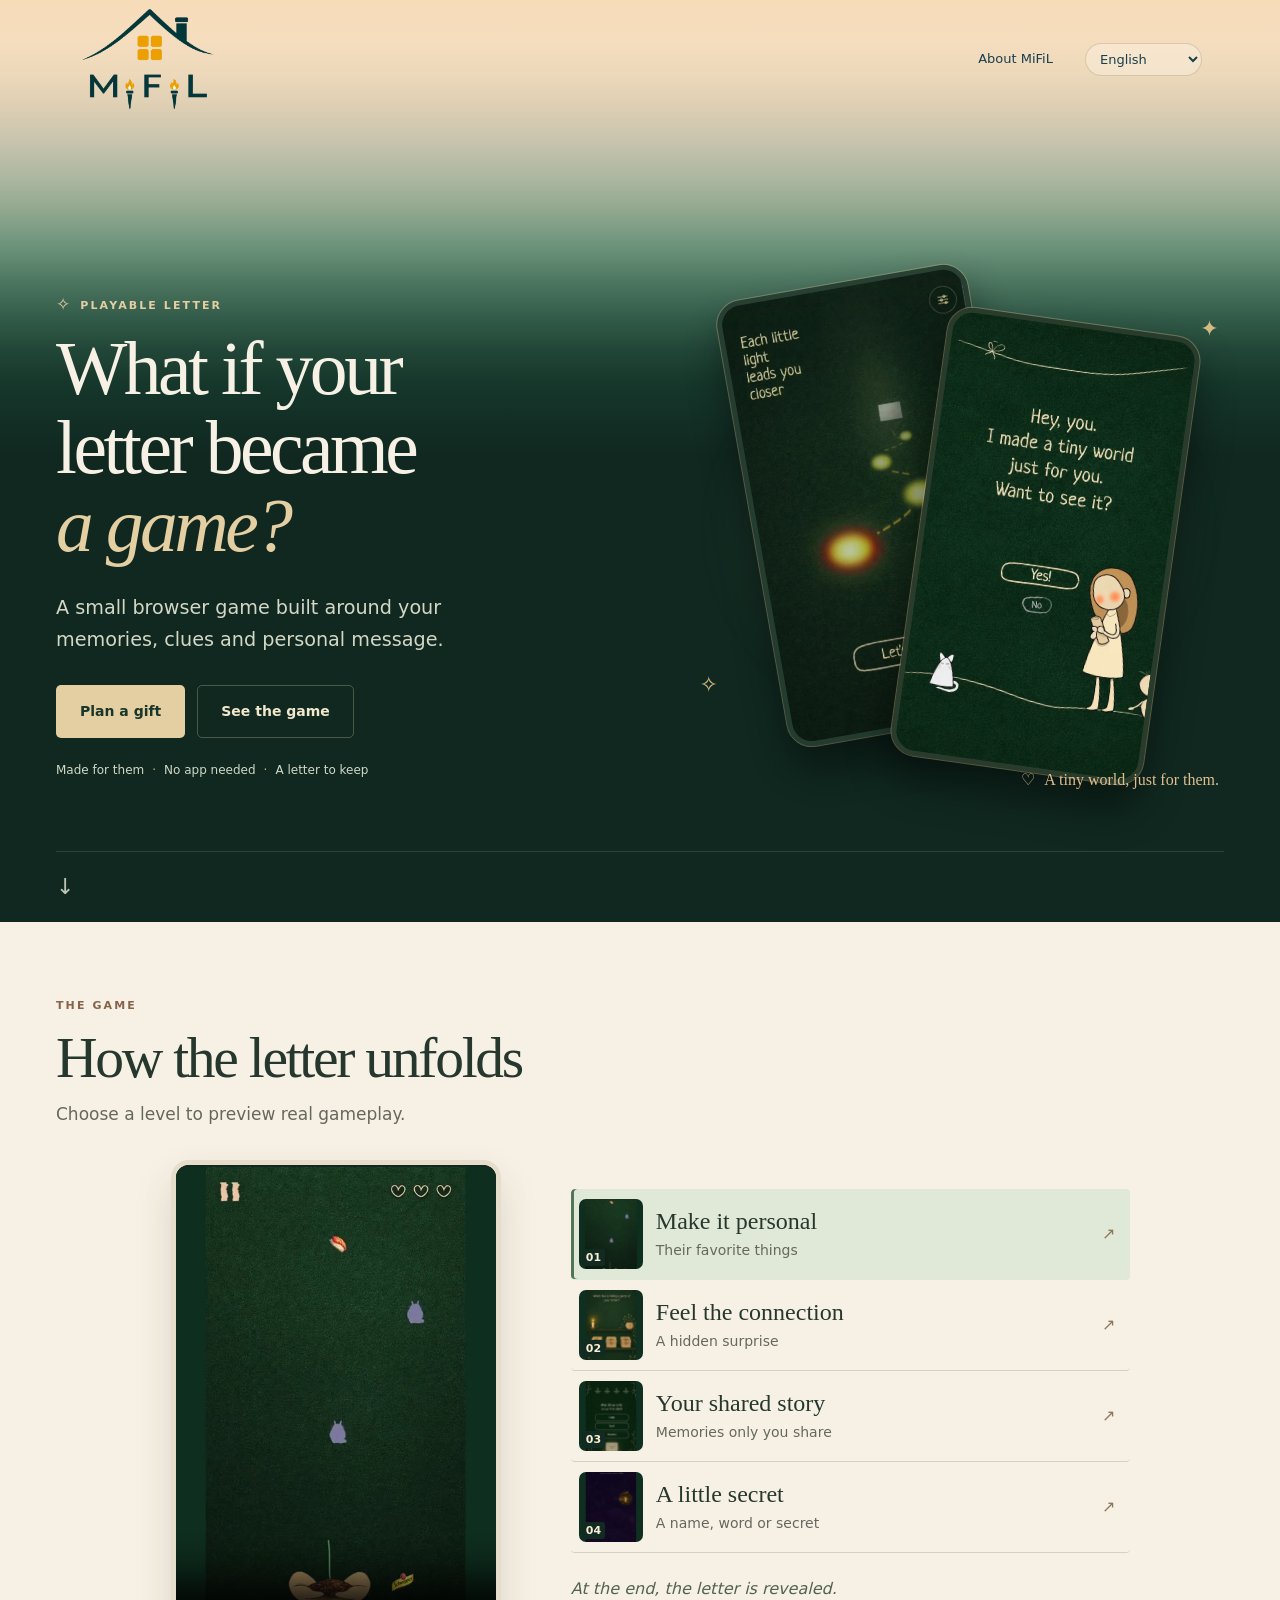
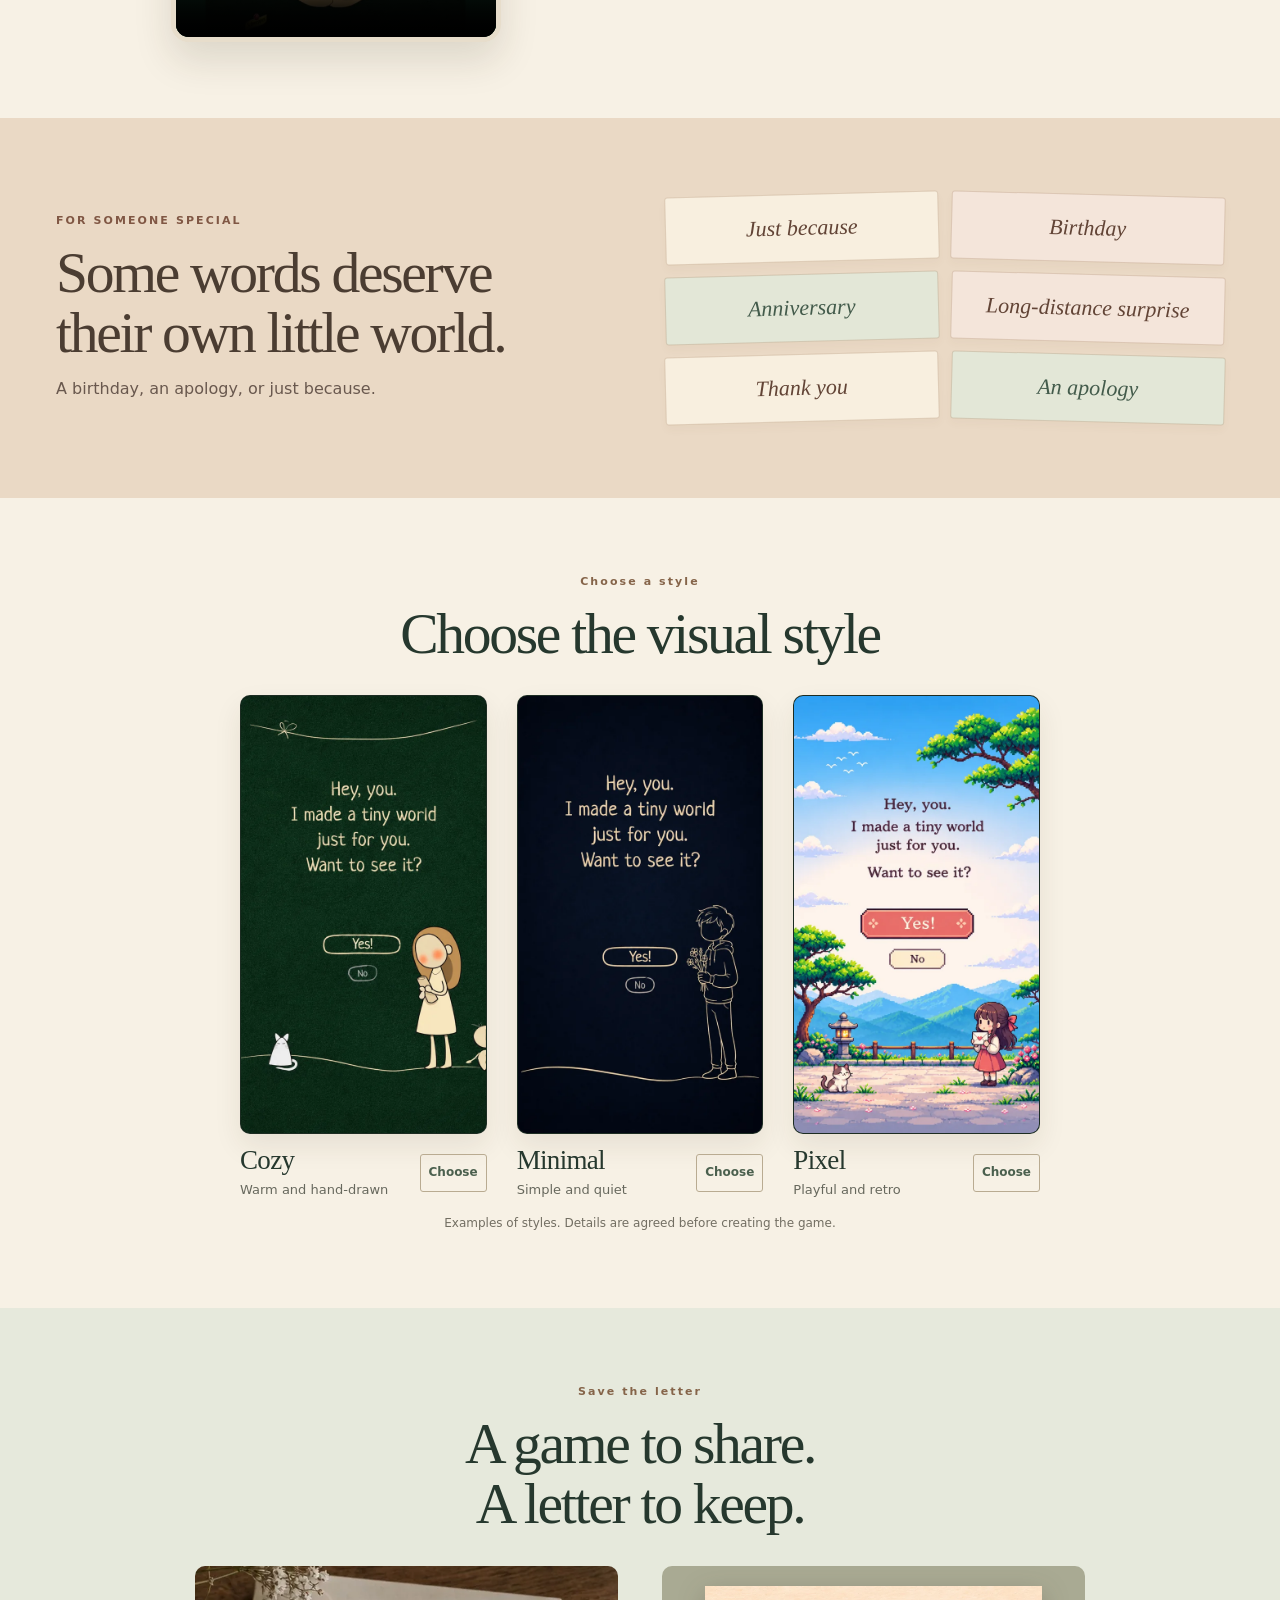
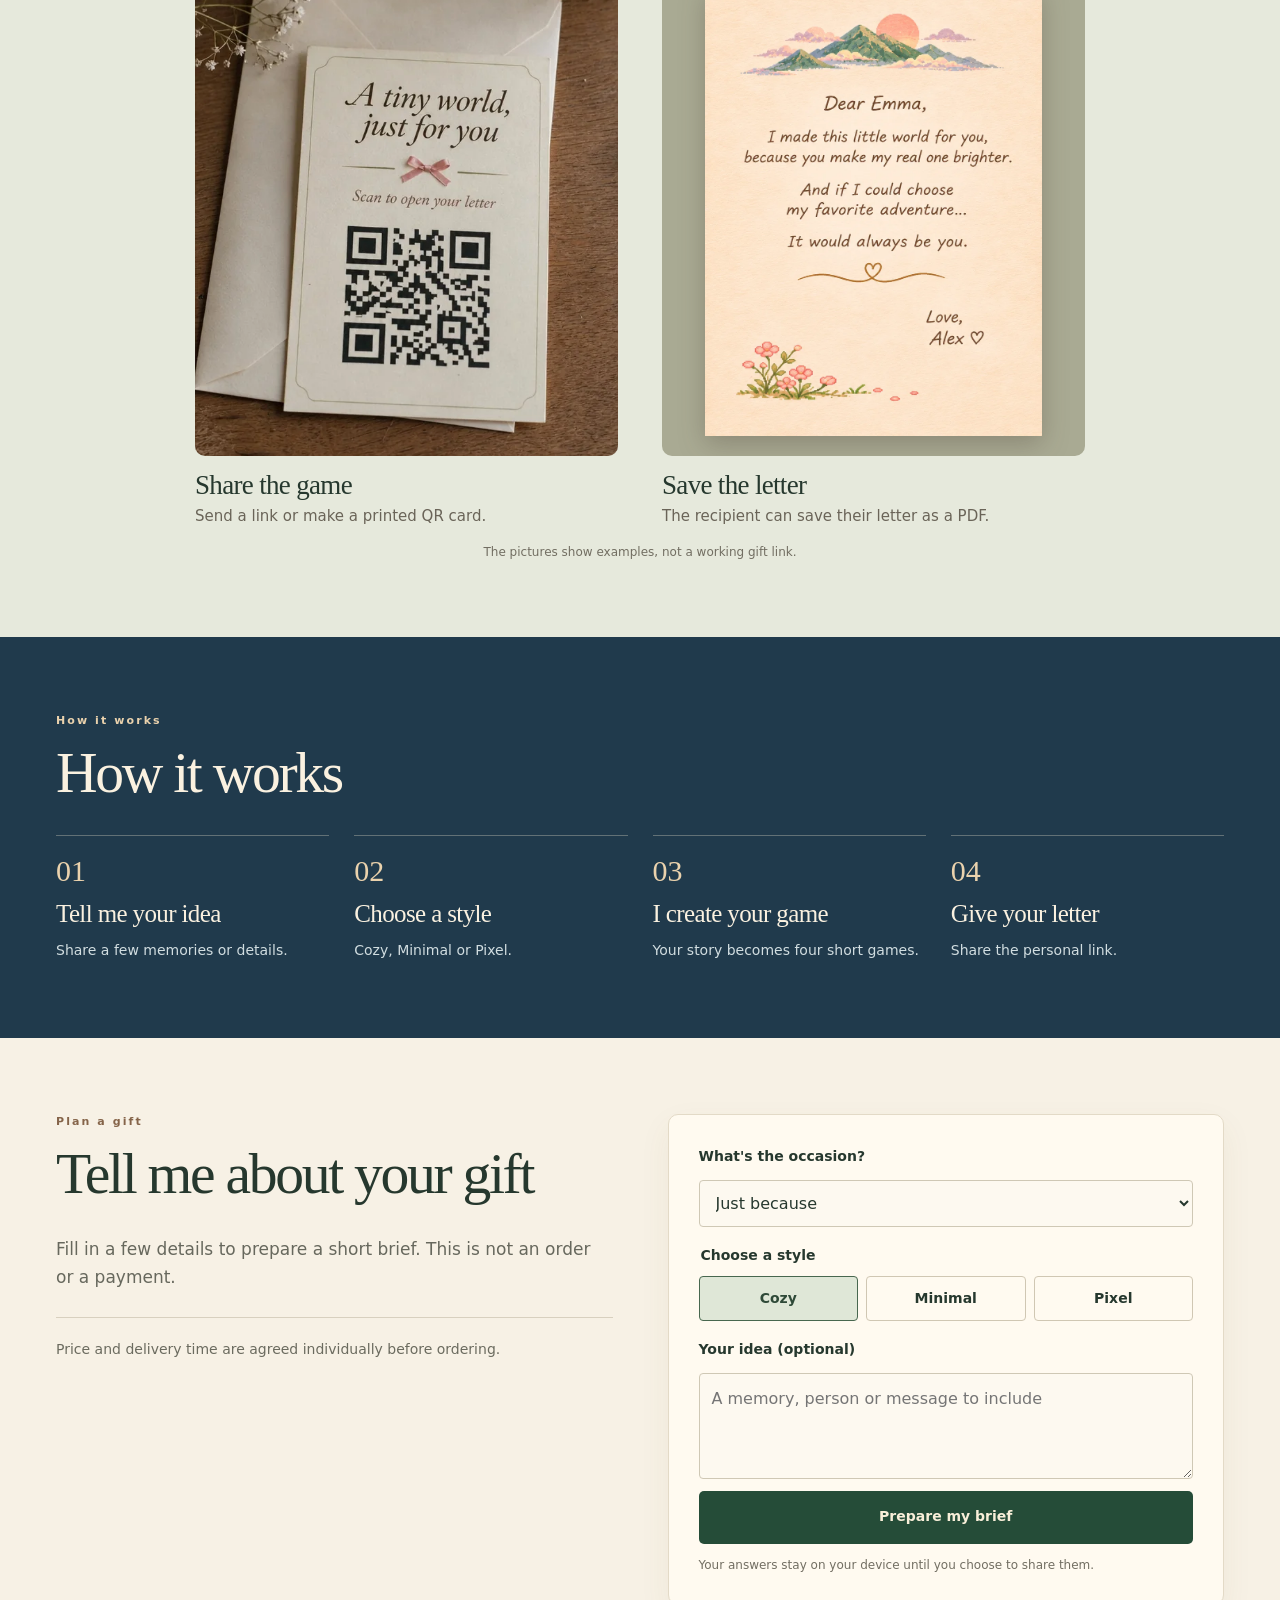
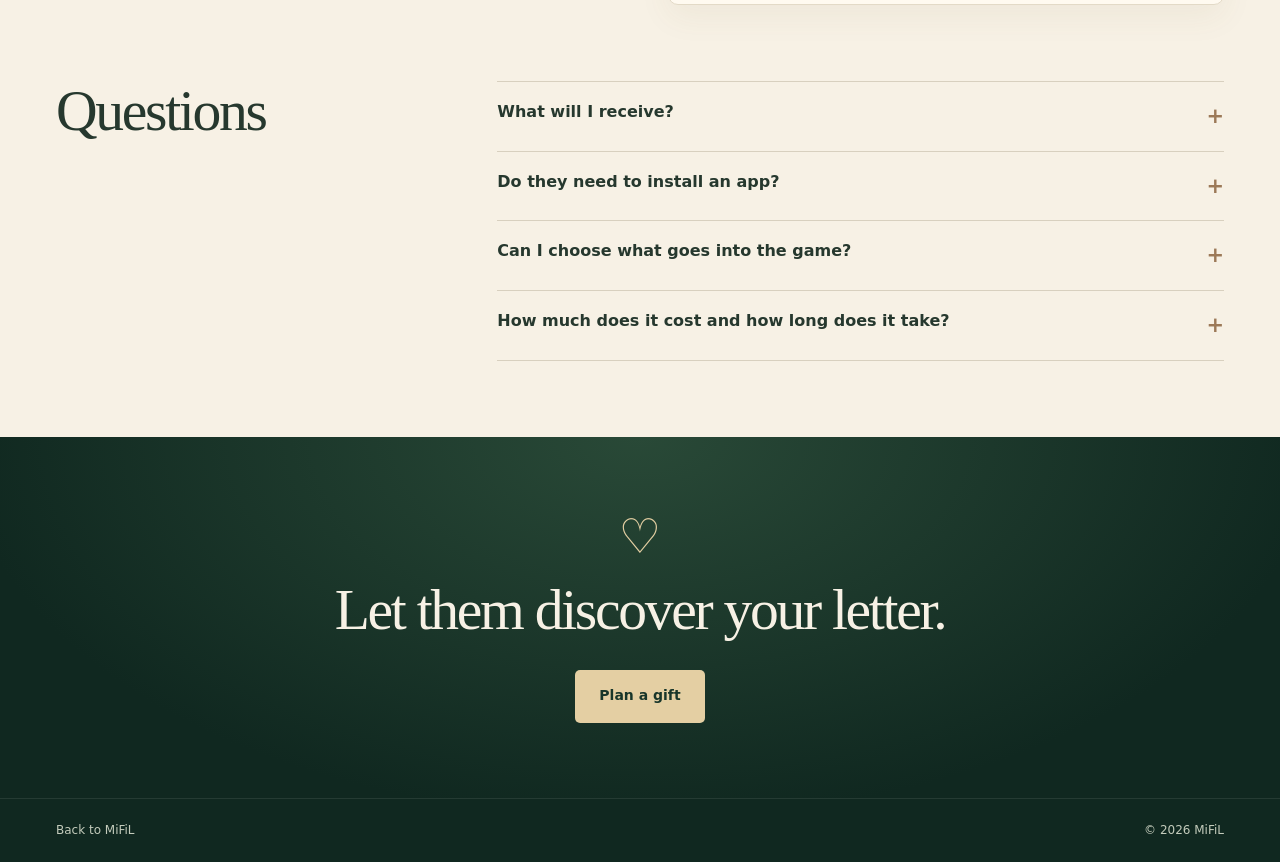
<file: playable-letter/index.html>
<!DOCTYPE html>

<html lang="en">
<head>
<meta charset="utf-8"/>
<meta content="width=device-width, initial-scale=1" name="viewport"/>
<meta content="#f7dcba" name="theme-color"/>
<meta content="A personalised letter, made into a small browser game." name="description"/>
<title>Playable Letter | MiFiL</title>
<link href="../assets/icon.svg" rel="icon" type="image/svg+xml"/>
<link href="style.css?v=22" rel="stylesheet"/>
<script defer="" src="../texts.js"></script>
<script defer="" src="config.js"></script>
<script defer="" src="i18n.js?v=20"></script>
<script defer="" src="app.js?v=18"></script>
</head>
<body class="letter-page">
<a class="skip" data-t="skip" href="#main">Skip to content</a>
<!-- The same logo, proportions and warm paper header as the MiFiL homepage. -->
<header class="landing-header">
<div class="landing-header-inner">
<a aria-label="MiFiL" class="landing-brand" href="../index.html"><img alt="MiFiL" height="104" src="../assets/mifil-logo-header-transparent.png?v=15" width="140"/></a>
<nav aria-label="MiFiL" class="landing-header-nav">
<a class="landing-about" data-t="about" href="../page.html?view=about">About MiFiL</a>
<label class="landing-language-label" data-t="language" for="landing-language">Language</label>
<select aria-label="Language" class="landing-language" id="landing-language"></select>
</nav>
</div>
</header>
<main id="main">
<section aria-labelledby="hero-title" class="hero dark">
<div class="wrap hero-grid">
<div class="hero-copy">
<p class="eyebrow"><span aria-hidden="true" class="little-star">✧ </span>PLAYABLE LETTER</p>
<h1 class="hero-question" data-t="heroTitle" id="hero-title">A letter they can play.</h1>
<p class="lede" data-t="heroDesc">A small browser game built around your memories, clues and personal message.</p>
<div class="actions">
<a class="btn primary" data-t="plan" href="#create">Plan a gift<span aria-hidden="true">↗</span></a>
<a class="btn ghost demo-link" data-t="seeGame" href="#journey"><span aria-hidden="true" class="play">▷ </span>See the game</a>
</div>
<div class="hero-note"><span data-t="heroFeature1">Personalised</span><span aria-hidden="true">·</span><span data-t="heroFeature2">No app needed</span><span aria-hidden="true">·</span><span data-t="heroFeature3">A letter to keep</span></div></div>
<div aria-label="Preview of Playable Letter" class="hero-visual" data-t-aria="heroTitle"><div aria-hidden="true" class="halo"></div>
<figure class="phone phone-back"><img alt="" height="1068" loading="eager" src="assets/map.webp" width="600"/></figure>
<figure class="phone phone-front"><img alt="" fetchpriority="high" height="1068" src="assets/cozy.webp" width="600"/></figure>
<span aria-hidden="true" class="spark s1">✦</span><span aria-hidden="true" class="spark s2">✧</span><div class="visual-note"><span aria-hidden="true">♡ </span><span data-t="visualNote">A little world, just for them.</span></div></div>
</div>
<div class="wrap hero-end"><a aria-label="Explore the adventure" href="#journey">↓</a></div></section>
<section class="paper section" id="journey">
<div class="wrap">
<div class="section-heading"><p class="eyebrow accent" data-t="gameLabel">THE GAME</p>
<h2 data-t="journeyTitle">How the letter unfolds</h2>
<p data-t="journeyDesc">Choose a level to preview real gameplay.</p>
</div>
<div class="journey-grid">
<div class="journey-show">
<div class="player-frame"><video aria-label="Game preview" controls="" data-t-aria="level1" id="game-video" playsinline="" poster="assets/level1.webp" preload="none"><source src="assets/level1.mp4" type="video/mp4"/></video></div>
</div>
<div aria-label="Four mini-games" class="level-list" data-t-aria="journeyTitle">
<button aria-pressed="true" class="level active" data-level="1"><span class="level-no"><img alt="" loading="lazy" src="assets/level1.webp"/><b>01</b></span><span><strong data-t="level1">Make it personal</strong><small data-t="level1Sub">Their favorite things</small></span><span aria-hidden="true" class="level-arrow">↗</span></button>
<button aria-pressed="false" class="level" data-level="2"><span class="level-no"><img alt="" loading="lazy" src="assets/level2.webp"/><b>02</b></span><span><strong data-t="level2">Feel the connection</strong><small data-t="level2Sub">A hidden surprise</small></span><span aria-hidden="true" class="level-arrow">↗</span></button>
<button aria-pressed="false" class="level" data-level="3"><span class="level-no"><img alt="" loading="lazy" src="assets/level3.webp"/><b>03</b></span><span><strong data-t="level3">Your shared story</strong><small data-t="level3Sub">Memories only you share</small></span><span aria-hidden="true" class="level-arrow">↗</span></button>
<button aria-pressed="false" class="level" data-level="4"><span class="level-no"><img alt="" loading="lazy" src="assets/level4.webp"/><b>04</b></span><span><strong data-t="level4">A little secret</strong><small data-t="level4Sub">A name, word or secret</small></span><span aria-hidden="true" class="level-arrow">↗</span></button>
<p class="journey-end" data-t="journeyEnd">At the end, the letter is revealed.</p>
</div>
</div>
</div>
</section><section class="occasion section"><div class="wrap occasion-grid"><div><p class="eyebrow" data-t="occasionKicker">FOR SOMEONE SPECIAL</p><h2 data-t="occasionTitle">Some words deserve their own little world.</h2><p data-t="occasionDesc">A birthday, a thank you, or just because.</p></div><div aria-label="Occasions" class="notes"><span data-t="occasion0">occasion0</span><span data-t="occasion1">occasion1</span><span data-t="occasion2">occasion2</span><span data-t="occasion3">occasion3</span><span data-t="occasion4">occasion4</span><span data-t="occasion5">occasion5</span></div></div></section>
<section class="paper section styles-section" id="styles">
<div class="wrap">
<div class="section-heading centered"><p class="eyebrow accent" data-t="styleLabel">stylesEyebrow</p><h2 data-t="stylesTitle">Choose the visual style</h2></div>
<div class="style-grid">
<article class="style-card"><div class="style-art"><img alt="" height="1068" loading="lazy" src="assets/cozy.webp" width="600"/></div><div class="style-info"><div><h3>Cozy</h3><p data-t="cozyDesc">Warm and hand-drawn</p></div><button class="style-pick" data-style="Cozy" data-t="choose">Choose</button></div></article>
<article class="style-card"><div class="style-art"><img alt="" height="1068" loading="lazy" src="assets/minimal.webp" width="600"/></div><div class="style-info"><div><h3>Minimal</h3><p data-t="minimalDesc">Simple and quiet</p></div><button class="style-pick" data-style="Minimal" data-t="choose">Choose</button></div></article>
<article class="style-card"><div class="style-art"><img alt="" height="1068" loading="lazy" src="assets/pixel.webp" width="600"/></div><div class="style-info"><div><h3>Pixel</h3><p data-t="pixelDesc">Playful and retro</p></div><button class="style-pick" data-style="Pixel" data-t="choose">Choose</button></div></article>
</div>
<p class="micro center" data-t="styleNote">Examples of styles. Details are agreed before creating the game.</p>
</div>
</section>
<section class="keepsakes section">
<div class="wrap">
<div class="section-heading centered"><p class="eyebrow accent" data-t="keepTitle">keepsakeEyebrow</p><h2 data-t="keepsakeTitle">A game to share. A letter to keep.</h2></div>
<div class="keepsake-grid">
<article><div class="gift-photo"><img alt="Printed gift card with QR code" data-t-alt="shareDesc" height="821" loading="lazy" src="assets/qr-card.webp" width="608"/></div><h3 data-t="shareTitle">Share the game</h3><p data-t="shareDesc">Send a link or make a printed QR card.</p></article>
<article><div class="gift-photo letter-photo"><img alt="Example of a printable letter" data-t-alt="keepDesc" height="1133" loading="lazy" src="assets/letter.webp" width="850"/></div><h3 data-t="keepTitle">Save the letter</h3><p data-t="keepDesc">The recipient can save their letter as a PDF.</p></article>
</div>
<p class="micro center" data-t="examplesNote">The pictures show examples, not a working gift link.</p>
</div>
</section>
<section class="dark section how"><div class="wrap">
<div class="section-heading"><p class="eyebrow" data-t="howTitle">howEyebrow</p><h2 data-t="howTitle">How it works</h2></div>
<div class="steps">
<article><span>01</span><h3 data-t="step1">Tell me your idea</h3><p data-t="step1Desc">Share a few memories or details.</p></article>
<article><span>02</span><h3 data-t="step2">Choose a style</h3><p data-t="step2Desc">Cozy, Minimal or Pixel.</p></article>
<article><span>03</span><h3 data-t="step3">I create your game</h3><p data-t="step3Desc">Your story becomes four short games.</p></article>
<article><span>04</span><h3 data-t="step4">Give your letter</h3><p data-t="step4Desc">Share the personal link.</p></article>
</div>
</div></section>
<section class="paper section" id="create"><div class="wrap create-grid">
<div><p class="eyebrow accent" data-t="plan">createEyebrow</p>
<div class="section-heading"><h2 data-t="createTitle">Tell me about your gift</h2></div>
<p class="body-copy" data-t="createDesc">Fill in a few details to prepare a short brief. This is not an order or a payment.</p>
<div class="order-note"><p data-t="priceNote" id="order-note">Price and delivery time are agreed individually before ordering.</p></div>
<a class="btn outline external-order" data-t="orderLink" hidden="">Go to order page</a>
</div>
<form class="gift-form" id="gift-form">
<label data-t="occasion" for="occasion">What's the occasion?</label>
<select id="occasion" name="occasion">
<option data-t="occasion0" value="justBecause">Just because</option>
<option data-t="occasion1" value="birthday">Birthday</option>
<option data-t="occasion2" value="anniversary">Anniversary</option>
<option data-t="occasion3" value="distance">Long-distance surprise</option>
<option data-t="occasion4" value="thanks">Thank you</option>
<option data-t="occasion5" value="apology">An apology</option>
<option data-t="occasion6" value="announcement">Special announcement</option>
<option data-t="occasion7" value="other">Other</option>
</select>
<fieldset><legend data-t="styleLabel">Choose a style</legend>
<div class="radio-row"><label><input checked="" name="style" type="radio" value="Cozy"/><span>Cozy</span></label><label><input name="style" type="radio" value="Minimal"/><span>Minimal</span></label><label><input name="style" type="radio" value="Pixel"/><span>Pixel</span></label></div>
</fieldset>
<label data-t="ideaLabel" for="details">Your idea (optional)</label>
<textarea data-t-placeholder="ideaPlaceholder" id="details" maxlength="1000" placeholder="A memory, person or message to include" rows="3"></textarea>
<button class="btn green" data-t="prepare" type="submit">Prepare my brief</button>
<p class="micro" data-t="localNote">Your answers stay on your device until you choose to share them.</p>
<div class="brief-result" hidden="" id="brief-result">
<label data-t="briefTitle" for="brief">Your brief</label>
<textarea id="brief" readonly="" rows="5"></textarea>
<button class="btn outline" data-t="copy" id="copy" type="button">Copy</button>
<p class="micro" id="status" role="status"></p>
</div>
</form>
</div></section>
<section class="paper faq section"><div class="wrap faq-grid">
<div><h2 data-t="faqTitle">Questions</h2></div>
<div class="faq-list">
<details><summary data-t="faq1q">What will I receive?</summary><p data-t="faq1a">A personalised browser game and a letter the recipient can save as a PDF.</p></details>
<details><summary data-t="faq2q">Do they need to install an app?</summary><p data-t="faq2a">No. The game opens in a supported browser on a phone.</p></details>
<details><summary data-t="faq3q">Can I choose what goes into the game?</summary><p data-t="faq3a">Yes. We agree on the memories, clues and final message before I start.</p></details>
<details><summary data-t="faq4q">How much does it cost and how long does it take?</summary><p data-t="faq4a" id="faq-price">We agree on the price and timeline before the order.</p></details>
</div>
</div></section><section class="final dark"><div class="wrap"><div aria-hidden="true" class="heart-mark">♡</div><h2 data-t="finalTitle">Let them discover your letter.</h2><a class="btn primary" data-t="plan" href="#create">Plan a gift</a></div></section>
</main>
<footer class="footer dark"><div class="wrap"><a data-t="footerBack" href="../index.html">Back to MiFiL</a><span>© <span id="year">2026</span> MiFiL</span></div></footer>
</body>
</html>
</file>
<file: playable-letter/style.css>
:root{--ink:#26382e;--deep:#102820;--deep2:#18362a;--cream:#f7f1e5;--muted:#67685d;--gold:#e4cfa3;--line:#d8d0bf;--serif:Georgia,'Times New Roman',serif;--sans:system-ui,-apple-system,BlinkMacSystemFont,'Segoe UI',sans-serif}*{box-sizing:border-box}html{scroll-behavior:smooth}body{margin:0;font:16px/1.65 var(--sans);color:var(--ink);background:var(--cream)}button,input,select,textarea{font:inherit}button,a{touch-action:manipulation}a{color:inherit;text-decoration:none}button{cursor:pointer}img,video{display:block;max-width:100%}img{object-fit:cover}h1,h2,h3,p,figure{margin:0}h1,h2,h3{font-family:var(--serif);font-weight:400;line-height:1.04}h1{font-size:clamp(48px,5.7vw,90px);letter-spacing:-.05em}h2{font-size:clamp(38px,4.5vw,65px);letter-spacing:-.04em}h3{font-size:29px;letter-spacing:-.025em}em{font-weight:400;color:#a77a54}p{max-width:62ch}.dark{background:var(--deep);color:var(--cream)}.dark em{color:var(--gold)}.wrap{width:min(1180px,calc(100% - 112px));margin:auto}.section{padding:105px 0;scroll-margin-top:24px}.eyebrow{font-size:11px;font-weight:650;letter-spacing:.19em;line-height:1.5;color:var(--gold);margin-bottom:22px}.accent{color:#856449}.little-star{font-size:17px;vertical-align:-1px}.top{background:var(--deep);color:#eddfc1;border-bottom:1px solid #ffffff16}.nav{height:77px;display:flex;align-items:center;gap:30px}.brand{font:35px/1 var(--serif);letter-spacing:-.07em}.brand-dot{color:#d8ab76;font-size:14px;vertical-align:top;margin-left:3px}.back{font-size:13px;color:#bcbfb1}.nav-cta{margin-left:auto;border-bottom:1px solid #bda881;font-size:13px;padding:5px 0}.nav-cta span{margin-left:7px}.hero{background:radial-gradient(ellipse at 75% 40%,#264a36 0%,#122e24 36%,#102820 72%);overflow:hidden}.hero-grid{display:grid;grid-template-columns:1.08fr .92fr;align-items:center;min-height:690px;gap:16px;padding:68px 0 56px}.hero-copy{z-index:2}.lede{font-size:clamp(17px,1.5vw,21px);line-height:1.65;color:#d3d8c6;margin:28px 0 30px;max-width:510px}.actions{display:flex;align-items:center;gap:12px;flex-wrap:wrap}.btn{display:inline-flex;align-items:center;justify-content:center;gap:12px;min-height:53px;padding:13px 23px;border:1px solid transparent;border-radius:5px;font-size:14px;font-weight:650;line-height:1.4;transition:background .2s,transform .2s;text-align:center}.btn:hover{transform:translateY(-2px)}.primary{background:var(--gold);color:#18362a}.primary:hover{background:#f4dfb4}.ghost{background:transparent;color:#f2e7cb;border-color:#b9bc9e55}.ghost:hover{background:#ffffff0d}.play{font-size:22px;line-height:1}.hero-note{font-size:12px;color:#b5c4b2;margin-top:24px;display:flex;gap:8px;flex-wrap:wrap}.hero-note span{color:#d6b17b}.hero-visual{position:relative;min-height:535px;isolation:isolate;display:grid;place-items:center}.halo{position:absolute;width:98%;height:81%;border-radius:50%;background:radial-gradient(ellipse,#91ad7033 0%,transparent 69%);filter:blur(13px);z-index:-1}.phone{position:absolute;overflow:hidden;border-radius:25px;border:5px solid #263e31;outline:1px solid #cbb88b65;background:#132b21;box-shadow:0 23px 42px #0007;aspect-ratio:9/16;width:48%}.phone img{width:100%;height:100%}.phone-back{transform:translate(-32%, -5%) rotate(-10deg);opacity:.95}.phone-front{transform:translate(34%,4%) rotate(8deg);z-index:1;border-color:#293c2c}.spark{position:absolute;color:#d4bb83;font-size:22px}.s1{top:10%;right:1%}.s2{left:1%;bottom:18%}.s3{top:8%;left:16%}.visual-note{position:absolute;bottom:0;right:0;color:#c7c8b3;font:italic 16px var(--serif);z-index:2;padding:12px 0}.visual-note span{color:#dfbe8f;font-style:normal;margin-right:5px}.hero-end{display:flex;align-items:center;justify-content:space-between;border-top:1px solid #ffffff1c;padding:17px 0;font-size:10px;color:#bfc5b2;letter-spacing:.15em}.hero-end a{font-size:22px}.paper{background:var(--cream)}.section-heading{max-width:650px;margin-bottom:48px}.section-heading p:not(.eyebrow){margin-top:20px;color:var(--muted);font-size:17px}.centered{margin-left:auto;margin-right:auto;text-align:center}.centered p{margin-inline:auto}.journey-grid{display:grid;grid-template-columns: minmax(240px, .8fr) 1.2fr;gap:75px;align-items:center;max-width:980px;margin:auto}.journey-show{max-width:390px;width:100%;margin:auto;text-align:center}.player-frame{aspect-ratio:650/950;background:#102820;border:5px solid #e7ddcb;border-radius:18px;overflow:hidden;box-shadow:0 18px 38px #382b1722}.player-frame video{width:100%;height:100%;object-fit:contain;background:#102820}.micro{font-size:12px;color:#726e62;line-height:1.55;margin-top:14px}.center{text-align:center;max-width:none}.level-list{display:grid;gap:0}.level{display:grid;grid-template-columns:45px 1fr 20px;align-items:center;text-align:left;gap:14px;border:0;border-bottom:1px solid var(--line);background:transparent;padding:22px 15px;color:var(--ink);width:100%;border-radius:4px}.level.active{background:#eae5d7;border-color:transparent}.level:hover{background:#ede8db}.level-no{font:23px var(--serif);color:#a07e59}.level strong{display:block;font:26px var(--serif);line-height:1.2}.level small{display:block;color:var(--muted);font-size:14px;margin-top:5px;line-height:1.6}.level-arrow{color:#8d7758}.journey-end{margin:23px 0 10px;color:#526350;font-style:italic}.journey-end span{color:#ae8957}.text-link{font-size:14px;font-weight:650;text-decoration:underline;text-underline-offset:5px;color:#45634c}.occasion{background:#19372d}.occasion-grid{display:grid;grid-template-columns:1fr 1fr;gap:80px;align-items:center}.occasion-grid p:not(.eyebrow){margin-top:24px;color:#d2dacb}.notes{display:grid;grid-template-columns:1fr 1fr;gap:12px}.notes span{padding:20px 12px;border:1px solid #bdc6a62b;background:#ffffff05;color:#e6d7b9;font:italic 22px var(--serif);text-align:center;display:grid;place-items:center;min-height:83px;border-radius:3px}.notes span:nth-child(2n){background:#ffffff0a}.style-grid{display:grid;grid-template-columns:repeat(3,1fr);gap:30px;max-width:930px;margin:auto}.style-card{min-width:0}.style-art{border-radius:12px;overflow:hidden;aspect-ratio:9/16;border:1px solid #403d2e35;background:#132820;box-shadow:0 12px 28px #362b1816}.style-art img{width:100%;height:100%;transition:transform .4s}.style-card:hover img{transform:scale(1.015)}.style-info{display:flex;align-items:center;justify-content:space-between;gap:10px;margin-top:20px}.style-info h3{font-size:27px}.style-info p{font-size:13px;color:var(--muted);margin-top:7px}.style-pick{border:1px solid #b9ab91;color:#4b604e;font-size:12px;font-weight:650;padding:8px;background:transparent;border-radius:3px;white-space:nowrap}.style-pick:hover{background:#e6ddcb}.keepsakes{background:#eee5d4}.keepsake-grid{display:grid;grid-template-columns:1fr 1fr;gap:44px;max-width:890px;margin:auto}.gift-photo{height:clamp(300px,44vw,490px);overflow:hidden;background:#decbb0;border-radius:8px}.gift-photo img{width:100%;height:100%;object-fit:cover;object-position:center}.letter-photo{padding:20px;background:#a9aa93}.letter-photo img{object-fit:contain;filter:drop-shadow(0 8px 13px #34251d40)}.keepsake-grid h3{margin-top:22px}.keepsake-grid p{margin-top:10px;color:#6a6458;font-size:15px}.how{background:#142e25}.steps{display:grid;grid-template-columns:repeat(4,1fr);gap:30px}.steps article{border-top:1px solid #e2c99a55;padding-top:18px}.steps article>span{color:var(--gold);font:30px var(--serif)}.steps h3{font-size:25px;margin:19px 0 12px}.steps p{font-size:14px;color:#c4cfbe}.create-grid{display:grid;grid-template-columns:1fr 1fr;gap:80px;align-items:start}.body-copy{color:var(--muted);font-size:17px;margin:25px 0}.order-note{display:flex;gap:14px;border-top:1px solid var(--line);padding-top:20px;color:#6b6b5f;font-size:14px}.order-note>span{font-size:26px;color:#ad805f}.gift-form{background:#fffaf0;border:1px solid #e3dac7;border-radius:10px;padding:30px;display:grid;gap:12px;box-shadow:0 12px 32px #6f5a3410}.gift-form label,.gift-form legend{font-weight:600;font-size:14px}.gift-form small{font-weight:400;color:var(--muted)}.gift-form input,.gift-form select,.gift-form textarea{accent-color:#315b45}.gift-form select,.gift-form textarea{width:100%;border:1px solid #cfc8b5;background:#fdf9f0;border-radius:4px;padding:12px;color:var(--ink);resize:vertical}.gift-form fieldset{border:none;padding:0;margin:5px 0}.radio-row{display:flex;gap:8px;flex-wrap:wrap;margin-top:9px}.radio-row label{flex:1;position:relative;min-width:78px}.radio-row input{position:absolute;opacity:0;inset:0;width:100%;height:100%;cursor:pointer}.radio-row span{display:block;border:1px solid #d0c7b3;border-radius:4px;text-align:center;padding:10px}.radio-row input:checked+span{border-color:#48674f;background:#dfe7d7;color:#2f4a38}.radio-row input:focus-visible+span{outline:2px solid #a67a4d;outline-offset:2px}.green{background:#254c38;color:#f9efd9}.green:hover{background:#37624a}.outline{background:transparent;border-color:#a49c87;color:#375543}.gift-form .micro{margin:0}.brief-result{display:grid;gap:8px; padding-top:14px;border-top:1px solid var(--line)}.external-order{margin-top:20px}.faq{padding-top:20px}.faq-grid{display:grid;grid-template-columns:.7fr 1.3fr;gap:50px}.faq-list{border-top:1px solid var(--line)}details{border-bottom:1px solid var(--line);padding:17px 0}summary{cursor:pointer;list-style:none;font-weight:600;font-size:16px;display:flex;justify-content:space-between;gap:15px}summary::-webkit-details-marker{display:none}summary:after{content:'+';font-size:21px;color:#9c7958}details[open] summary:after{content:'−'}details p{margin-top:10px;color:var(--muted);font-size:15px}.final{padding:92px 0;text-align:center;background:radial-gradient(ellipse at 50% 0%,#294937,#102820 75%)}.heart-mark{color:var(--gold);font-size:40px;line-height:1;margin-bottom:20px}.final .btn{margin-top:30px}.final p{margin:20px auto 0;color:#c3cbbb;font-size:14px}.footer{border-top:1px solid #ffffff16;padding:22px 0}.footer .wrap{display:flex;gap:20px;align-items:center;justify-content:space-between;font-size:12px;color:#c3cbbb}.footer .brand{color:var(--cream);font-size:27px}.skip{position:fixed;left:10px;top:-100px;z-index:10;background:#fff;padding:10px;color:#143123}.skip:focus{top:10px}a:focus-visible,button:focus-visible,summary:focus-visible,select:focus-visible,textarea:focus-visible{outline:2px solid #b9854f;outline-offset:4px}[hidden]{display:none!important}@media(max-width:1050px){.wrap{width:calc(100% - 72px)}.hero-grid{min-height:610px}.hero-visual{min-height:465px}.journey-grid{gap:45px}.style-grid{gap:20px}.style-info{align-items:start;flex-direction:column}.section{padding:80px 0}.faq{padding-top:15px}}@media(max-width:760px){.wrap{width:calc(100% - 40px)}.nav{height:65px;gap:12px}.brand{font-size:30px}.back{display:none}.nav-cta{font-size:12px}.hero-grid{grid-template-columns:1fr;gap:12px;padding:55px 0 22px;min-height:0}.hero-copy{text-align:left}.desktop-br{display:none}.hero-visual{width:min(470px,100%);min-height:440px;margin:auto}.phone{width:47%;border-width:4px;border-radius:18px}.visual-note{font-size:14px;bottom:6px}.lede{margin:22px 0 24px;font-size:17px}.hero-note{font-size:11px}.actions{gap:10px}.actions .btn{font-size:13px;padding:12px 17px}.section{padding:64px 0}.section-heading{margin-bottom:30px}.section-heading p:not(.eyebrow){font-size:16px}.journey-grid{grid-template-columns:1fr;gap:26px}.journey-show{max-width:300px}.level{padding:17px 8px;gap:9px;grid-template-columns:34px 1fr 15px}.level strong{font-size:23px}.level small{font-size:13px}.occasion-grid,.create-grid,.faq-grid{grid-template-columns:1fr;gap:30px}.notes{gap:8px}.notes span{font-size:19px;padding:15px 10px;min-height:68px}.style-grid{gap:10px}.style-art{border-radius:6px}.style-info{margin-top:12px;gap:8px}.style-info h3{font-size:21px}.style-info p{font-size:11px;line-height:1.5}.style-pick{font-size:11px;padding:6px 7px}.keepsake-grid{gap:18px}.gift-photo{height:clamp(222px,56vw,365px);border-radius:5px}.letter-photo{padding:8px}.keepsake-grid h3{font-size:25px;margin-top:14px}.keepsake-grid p{font-size:13px}.steps{grid-template-columns:1fr 1fr;gap:26px 20px}.steps h3{font-size:23px;margin:12px 0 7px}.steps p{font-size:13px}.gift-form{padding:20px}.faq{padding-top:0}.footer .wrap{flex-wrap:wrap;gap:12px}.final{padding:64px 0}}@media(max-width:380px){.wrap{width:calc(100% - 32px)}.hero-visual{min-height:360px}.hero-note{gap:5px}.style-grid{gap:8px}.style-pick{padding:6px}.actions .btn{width:100%}}@media(prefers-reduced-motion:reduce){html{scroll-behavior:auto}*,*::before,*::after{transition:none!important;animation:none!important}}

/* V2: visual rhythm and shorter reading paths. */
.section{padding:76px 0}.section-heading{margin-bottom:32px}.eyebrow{margin-bottom:13px}.section-heading p:not(.eyebrow){margin-top:12px}.lede{max-width:440px}.hero-end{letter-spacing:.1em}.hero-note{line-height:1.4}.journey-end{font-size:16px}.journey-grid{gap:48px}.journey-show{max-width:330px}.level{grid-template-columns:64px 1fr 20px;padding:10px 8px;gap:13px;min-height:90px}.level-no{position:relative;display:block;overflow:hidden;width:64px;height:70px;border-radius:7px;background:#19342b}.level-no img{width:100%;height:100%;object-fit:cover;object-position:center}.level-no b{position:absolute;bottom:3px;left:3px;font:600 11px var(--sans);background:#112b22;color:#f9eed2;padding:2px 4px;border-radius:3px}.level strong{font-size:24px}.level small{margin-top:3px}.level.active{background:#e0e8d7;box-shadow:inset 3px 0 #527657}.occasion{background:#ead9c5;color:#4b3d32;position:relative;overflow:hidden}.occasion .eyebrow{color:#805744}.occasion em{color:#925b46}.occasion-grid{gap:50px}.occasion-grid p:not(.eyebrow){color:#69584e;margin-top:14px}.notes{gap:12px;align-items:center}.notes span{color:#624436;border-color:#b4947960;background:#f8efdf;box-shadow:0 5px 9px #71533a09;min-height:67px;transform:rotate(-1.5deg)}.notes span:nth-child(2n){background:#f4e5da;transform:rotate(1.5deg)}.notes span:nth-child(3n){background:#e3e7d7;color:#435b4b}.style-grid{max-width:800px}.style-art{border-radius:10px}.style-info p{line-height:1.45}.style-info{margin-top:12px}.style-pick{min-height:36px}.keepsakes{background:#e6e9dc}.keepsake-grid h3{font-size:27px;margin-top:15px}.keepsake-grid p{margin-top:5px}.gift-photo{border-radius:10px}.how{background:#203a4c;color:#faf1e0}.how em,.how .eyebrow,.how .steps article>span{color:#ead2ad}.steps{gap:25px}.steps article{border-color:#e8ddc855}.steps p{color:#d1dde0}.steps h3{margin-top:12px}.create-grid{gap:55px}.faq{padding-top:0}.final{padding:75px 0}.final .heart-mark{font-size:48px}.gift-form textarea{min-height:82px}.text-link:focus-visible{outline-color:#48674f}
@media(max-width:760px){.wrap{width:calc(100% - 36px)}.nav{height:58px}.hero-grid{padding:38px 0 12px;gap:12px}.hero h1{font-size:clamp(42px,12.3vw,60px);line-height:.99}.hero .lede{font-size:16px;margin:16px 0 19px;max-width:30ch}.actions{gap:8px}.actions .btn{min-height:46px;padding:10px 12px;font-size:13px}.hero-note{margin-top:14px;font-size:10px}.hero-visual{min-height:clamp(300px,92vw,400px)}.visual-note{bottom:-1px;font-size:13px}.hero-end{padding:9px 0;font-size:9px}.section{padding:44px 0}.section h2{font-size:clamp(36px,9.4vw,48px);line-height:1.05}.section-heading{margin-bottom:20px}.section-heading p:not(.eyebrow){font-size:14px;margin-top:10px}.eyebrow{letter-spacing:.14em;font-size:10px;margin-bottom:10px}.journey-grid{gap:18px}.journey-show{max-width:240px}.player-frame{border-radius:14px;border-width:3px}.journey-show .micro{margin-top:7px}.level-list{grid-template-columns:repeat(2,minmax(0,1fr));gap:8px}.level{display:grid;grid-template-columns:44px 1fr;gap:8px;padding:7px;min-height:78px;border:1px solid #d8d0bf;border-radius:8px;align-items:center}.level.active{border-color:#94ac85;box-shadow:none}.level-no{width:44px;height:61px}.level-no b{font-size:9px}.level strong{font-size:17px;line-height:1.1}.level small{font-size:10px;line-height:1.3}.level-arrow{display:none}.journey-end,.level-list .text-link{grid-column:1/-1;text-align:center}.journey-end{margin:7px 0 0;font-size:14px}.level-list .text-link{font-size:13px}.occasion-grid{gap:21px}.occasion-grid p:not(.eyebrow){font-size:14px;margin-top:12px}.notes{gap:10px}.notes span{min-height:50px;font-size:18px;padding:9px 5px}.style-grid{gap:9px}.style-art{border-radius:7px}.style-info{align-items:stretch;gap:7px;margin-top:10px}.style-info h3{font-size:22px}.style-info p{font-size:10px;min-height:28px;margin-top:3px}.style-pick{min-height:38px;padding:5px 4px;text-align:center}.micro{font-size:10px;margin-top:10px}.keepsake-grid{gap:12px}.gift-photo{height:clamp(190px,55vw,300px);border-radius:7px}.keepsake-grid h3{font-size:22px;margin-top:12px}.keepsake-grid p{font-size:12px;line-height:1.45}.steps{gap:18px 17px}.steps article{padding-top:9px}.steps article>span{font-size:25px}.steps h3{font-size:21px;margin:6px 0}.steps p{font-size:12px;line-height:1.5}.create-grid{gap:18px}.body-copy{margin:12px 0;font-size:15px}.order-note{font-size:12px;padding-top:8px}.order-note>span{font-size:20px}.gift-form{padding:16px;gap:10px}.gift-form .btn{min-height:48px}.gift-form label,.gift-form legend{font-size:13px}.gift-form select,.gift-form textarea{padding:10px;font-size:16px}.faq{padding-top:8px}.faq-grid{gap:21px}.faq summary{font-size:14px}.faq details{padding:12px 0}.faq details p{font-size:13px}.final{padding:47px 0}.final h2{font-size:36px}.final .btn{margin-top:22px}.final p{margin-top:12px}.footer{padding:15px 0}}
@media(max-width:350px){.level{grid-template-columns:35px 1fr;gap:5px}.level-no{width:35px}.level strong{font-size:15px}.level small{font-size:9px}.actions .btn{width:100%}.hero-visual{min-height:290px}}


/* MiFiL integration: keep a visible way back to the 3D house on small screens.
   The landing page's original palette, sections and typography remain intact. */
.back-mobile { display: none; }
@media (max-width: 760px) {
  .top .nav { gap: clamp(8px, 2vw, 12px); }
  .top .back { display: inline-flex; font-size: 11px; white-space: nowrap; }
  .back-desktop { display: none; }
  .back-mobile { display: inline; }
}


/* v18: keep original Playable Letter artwork and editorial look. Continuous watercolor-to-forest background. */
:root { --deep:#102820; }
body.letter-page {
  background-color:#102820;
  background-image:linear-gradient(to bottom,
    #f7dcba 0px, #f7dcba 104px, #f4ddbe 140px,
    #ecd8ba 171px, #ddceb3 203px, #c6c3ad 238px,
    #aeb7a1 272px, #91a88f 305px, #6e947c 339px,
    #507963 373px, #345d4b 410px, #214637 445px,
    #16372b 478px, #102820 550px);
  background-repeat:no-repeat;
  background-size:100% 550px;
  background-position:center -95px; /* move the existing soft gradient upward unchanged */
}
.letter-page .landing-header { position:relative;z-index:5;height:152px;background:transparent; }
.letter-page .landing-header-inner { width:min(100%,1586px);height:118px;display:flex;align-items:center;justify-content:space-between;gap:20px;margin:auto;padding-inline:clamp(24px,6.1vw,94px); }
.letter-page .landing-brand { display:inline-flex;flex-shrink:0;align-items:center; }
.letter-page .landing-brand img { width:140px;height:auto;object-fit:contain; }
.letter-page .landing-header-nav { display:flex;align-items:center;gap:clamp(12px,2.6vw,32px); }
.letter-page .landing-header-nav a,.letter-page .landing-header-nav select { font:400 13px/1.4 var(--sans);color:#193f4d; }
.letter-page .landing-header-nav a:hover { color:#8f633f; }
.letter-page .landing-language-label {position:absolute;width:1px;height:1px;overflow:hidden;clip-path:inset(50%);white-space:nowrap;}
.letter-page .landing-language { background:#fff8ea58;border:1px solid #725e483d;border-radius:24px;min-width:95px;max-width:138px;padding:7px 10px;cursor:pointer; }
.letter-page .hero { background:transparent; }
.letter-page .hero-grid { min-height:660px;padding:104px 0 50px; }
.letter-page .hero-copy { padding-top:14px; }
.letter-page .hero h1 {font-size:clamp(52px,5.9vw,93px);max-width:12ch;line-height:1.04;letter-spacing:-.046em;text-wrap:balance;overflow-wrap:anywhere;}
.letter-page .hero h1 em { color:var(--gold);font-style:italic;white-space:normal; }
.letter-page .hero .lede {margin-top:26px;max-width:460px;}
.letter-page .hero-visual { min-height:545px; }
.letter-page .hero-note { color:#d1d9c7; }
.letter-page .hero-note span[data-t] { color:inherit; }
.letter-page .styles-section { background:var(--cream); }
.letter-page .occasion { background:#ead9c5; }
.letter-page .how { background:#203a4c; }
.letter-page .keepsakes { background:#e6e9dc; }
.letter-page .hero-end {border-top-color:#eadcc325;}
.letter-page .final h2 {max-width:800px;margin:auto;}
.letter-page h2 {text-wrap:balance;}
.letter-page .footer { background:#102820; }
.letter-page .footer a:hover{color:var(--gold);}
.letter-page .faq { background:var(--cream); }
.letter-page :is(.level,.style-pick,.btn):focus-visible {outline:2px solid #ab8357;outline-offset:3px;}
html[dir="rtl"] .letter-page .level {text-align:right;}
@media(max-width:760px){
 body.letter-page {background-image:linear-gradient(to bottom,
   #f7dcba 0px,#f7dcba 75px,#f3dbbf 96px,
   #dfd1b7 114px,#b9bda6 132px,#8fa690 150px,
   #628a72 171px,#416c55 191px,#2c5442 213px,
   #1b4032 240px,#102820 285px);
   background-size:100% 285px;
   background-position:center top; }
 .letter-page .landing-header { height:126px; }
 .letter-page .landing-header-inner {height:95px;padding-inline:20px;gap:9px;}
 .letter-page .landing-brand img{width:clamp(115px,34vw,140px);}
 .letter-page .landing-header-nav {gap:10px;}
 .letter-page .landing-header-nav a {font-size:12px;}
 .letter-page .landing-language{min-width:70px;max-width:94px;padding:6px;font-size:11px !important;}
 .letter-page .hero-grid{padding:30px 0 20px;min-height:0;gap:6px;}
 .letter-page .hero h1{font-size:clamp(44px,11.3vw,67px);max-width:15ch;}
 .letter-page .hero .lede{margin:18px 0 21px;}
 .letter-page .hero-visual{min-height:clamp(330px,94vw,440px);}
 .letter-page .hero-end {margin-top:9px;}
 .letter-page .section-heading{margin-bottom:28px;}
 .letter-page .occasion h2{font-size:clamp(35px,9vw,49px);}
 .letter-page .notes span{font-size:16px;min-height:60px;}
 .letter-page .final h2 {font-size:clamp(36px,9vw,57px);}
 .letter-page .footer .wrap{justify-content:space-between;}
}
@media(max-width:390px){
 .letter-page .landing-brand img{width:110px;}
 .letter-page .landing-language{min-width:65px;max-width:82px;}
 .letter-page .hero-grid{padding-top:26px;}
}
@media(prefers-reduced-motion:reduce){.letter-page .phone,.letter-page .spark{animation:none!important;}}
</file>
